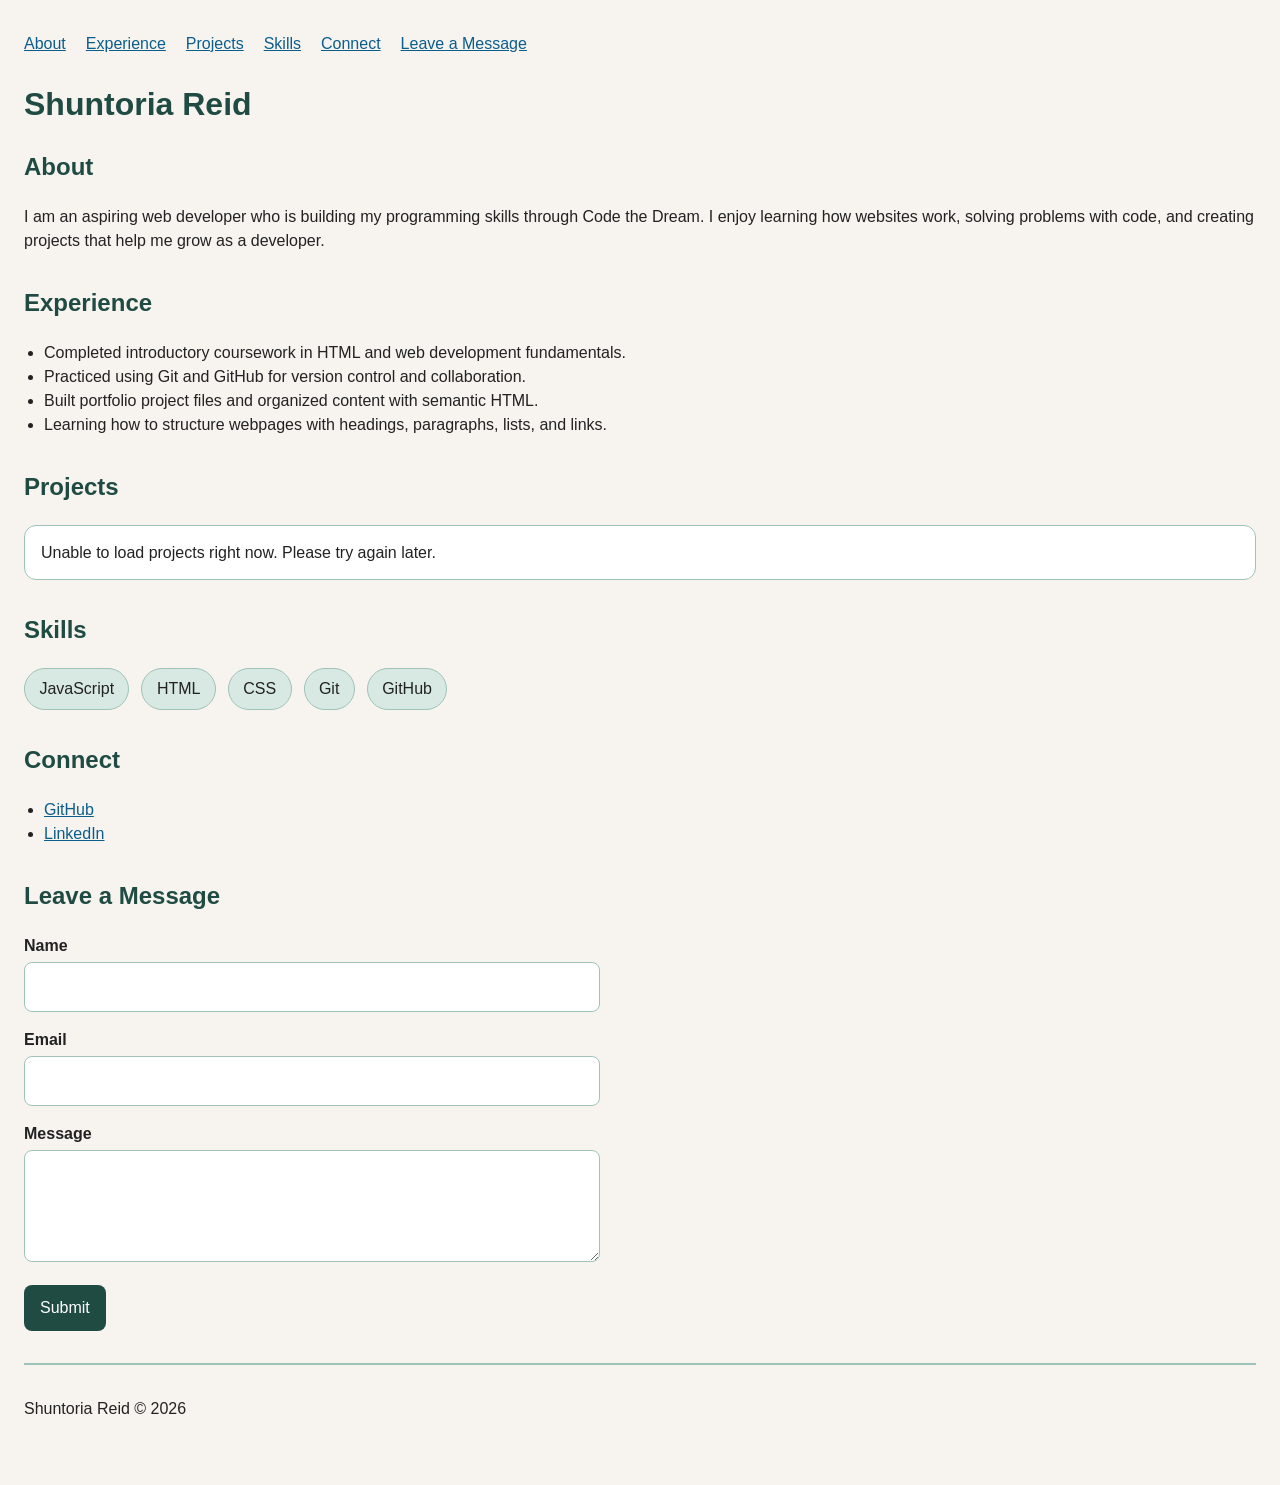
<file: index.html>
<!DOCTYPE html>
<html lang="en">
<head>
  <meta charset="UTF-8">
  <meta name="viewport" content="width=device-width, initial-scale=1.0">
  <meta name="description" content="Shuntoria Reid's portfolio page for Code the Dream.">
  <meta name="keywords" content="Shuntoria Reid, portfolio, Code the Dream, web development">
  <title>Shuntoria Reid's Portfolio</title>
  <link rel="stylesheet" href="css/index.css">
</head>
<body>
  <nav>
    <ul>
      <li><a href="#About">About</a></li>
      <li><a href="#Experience">Experience</a></li>
      <li><a href="#projects">Projects</a></li>
      <li><a href="#skills">Skills</a></li>
      <li><a href="#Connect">Connect</a></li>
      <li><a href="#leave-message">Leave a Message</a></li>
    </ul>
  </nav>

  <h1>Shuntoria Reid</h1>

  <section id="About">
    <h2>About</h2>
    <p>
      I am an aspiring web developer who is building my programming skills through
      Code the Dream. I enjoy learning how websites work, solving problems with
      code, and creating projects that help me grow as a developer.
    </p>
  </section>

  <section id="Experience">
    <h2>Experience</h2>
    <ul>
      <li>Completed introductory coursework in HTML and web development fundamentals.</li>
      <li>Practiced using Git and GitHub for version control and collaboration.</li>
      <li>Built portfolio project files and organized content with semantic HTML.</li>
      <li>Learning how to structure webpages with headings, paragraphs, lists, and links.</li>
    </ul>
  </section>

  <section id="projects">
    <h2>Projects</h2>
    <ul></ul>
  </section>

  <section id="skills">
    <h2>Skills</h2>
    <ul></ul>
  </section>

  <section id="Connect">
    <h2>Connect</h2>
    <ul>
      <li><a href="https://github.com/shanny2022" target="_blank" rel="noopener noreferrer">GitHub</a></li>
      <li><a href="https://www.linkedin.com/in/shuntoria-reid/" target="_blank" rel="noopener noreferrer">LinkedIn</a></li>
    </ul>
  </section>

  <section id="leave-message">
    <h2>Leave a Message</h2>
    <form name="leave_message">
      <label for="usersName">Name</label>
      <br>
      <input id="usersName" type="text" name="usersName" required>
      <br>
      <label for="usersEmail">Email</label>
      <br>
      <input id="usersEmail" type="email" name="usersEmail" required>
      <br>
      <label for="usersMessage">Message</label>
      <br>
      <textarea id="usersMessage" name="usersMessage" required></textarea>
      <br>
      <button type="submit">Submit</button>
    </form>
  </section>

  <section id="messages">
    <h2>Messages</h2>
    <ul></ul>
  </section>

  <script src="js/index.js"></script>
</body>
</html>
</file>
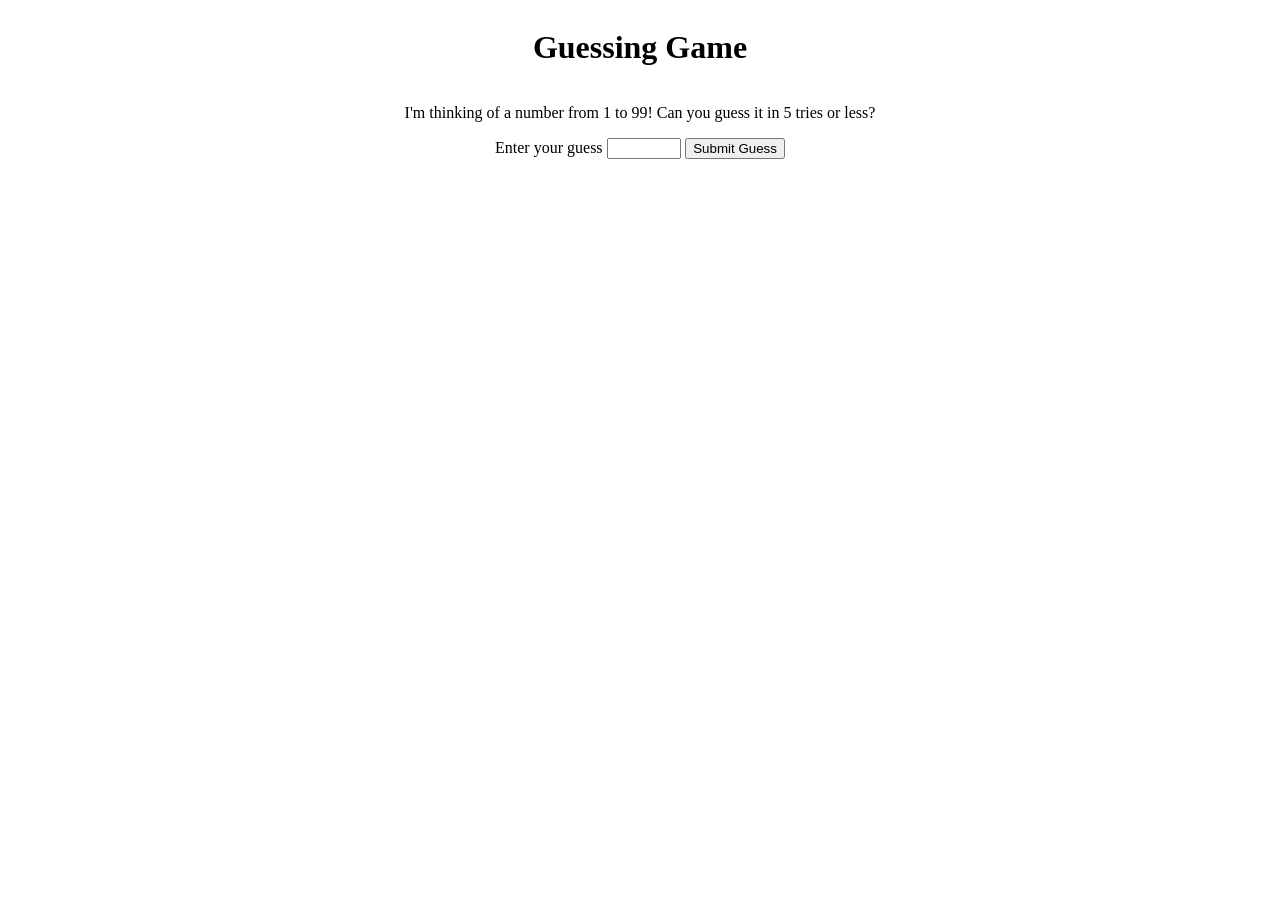
<file: intro-to-programming-debugging/index.html>
<!DOCTYPE html>
<html lang="en">
  <head>
    <meta charset="UTF-8" />
    <meta http-equiv="X-UA-Compatible" content="IE=edge" />
    <meta name="viewport" content="width=device-width, initial-scale=1.0" />
    <link href="index.css" rel="stylesheet" />
    <title>Number Guesser</title>
  </head>
  <body>
    <main>
      <!-- Basic game instructions are always visible. -->
      <h1>Guessing Game</h1>
      <p>
        I'm thinking of a number from 1 to 99! Can you guess it in 5 tries or
        less?
      </p>
      <!-- The form lets the player submit a guess by button click or Enter key. -->
      <form id="guess-form">
        <label for="guess">Enter your guess</label>
        <input type="number" id="guess" min="1" max="99" />
        <button id="submit" type="submit">Submit Guess</button>
      </form>
      <!-- Feedback messages stay hidden until the player interacts with the game. -->
      <div>
        <p class="message" id="number-of-guesses"></p>
        <p class="message" id="too-high">You guessed too high. Try again.</p>
        <p class="message" id="too-low">You guessed too low. Try again.</p>
        <p class="message" id="max-guesses">
          You reached the max number of guesses
        </p>
        <p class="message" id="correct">
          Congratulations, You guessed correctly! <br />
          Would you like to play again?
        </p>
      </div>
      <!-- Reset starts a brand-new game after a win or after using all guesses. -->
      <button id="reset">Reset</button>
    </main>
    <script src="index.js"></script>
  </body>
</html>
</file>
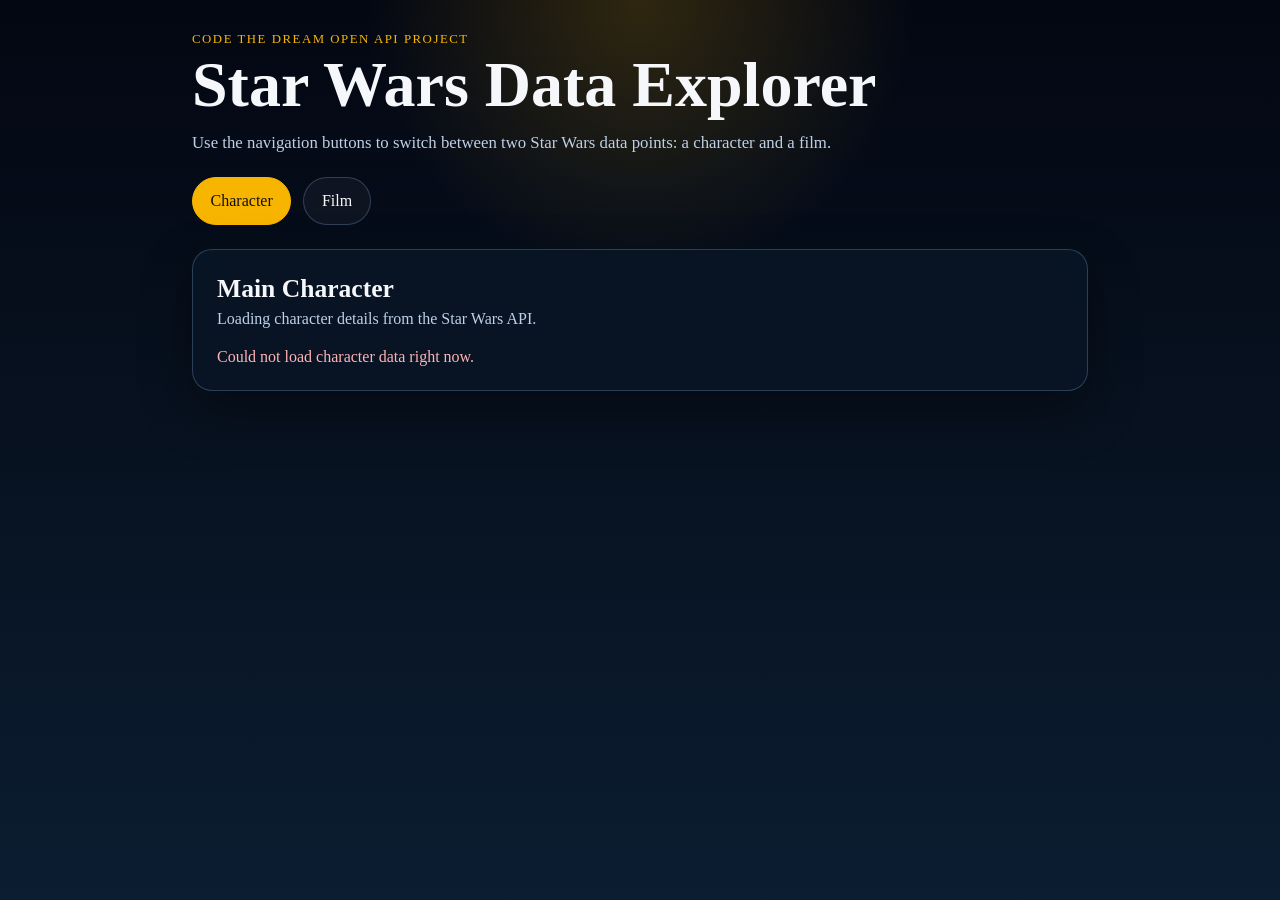
<file: shuntoria-open-api/index.html>
<!DOCTYPE html>
<html lang="en">
  <head>
    <meta charset="UTF-8" />
    <meta name="viewport" content="width=device-width, initial-scale=1.0" />
    <meta
      name="description"
      content="Star Wars Open API project showing character and film data."
    />
    <title>Star Wars Open API Project</title>
    <link rel="stylesheet" href="css/index.css" />
  </head>
  <body>
    <header class="hero">
      <p class="eyebrow">Code the Dream Open API Project</p>
      <h1>Star Wars Data Explorer</h1>
      <p class="intro">
        Use the navigation buttons to switch between two Star Wars data points:
        a character and a film.
      </p>
      <nav class="view-switcher" aria-label="Star Wars data views">
        <button type="button" class="nav-button active" data-view="character">
          Character
        </button>
        <button type="button" class="nav-button" data-view="film">
          Film
        </button>
      </nav>
    </header>

    <main>
      <section class="panel">
        <h2 id="section-title">Main Character</h2>
        <p id="section-description">
          Loading character details from the Star Wars API.
        </p>
        <div id="result" aria-live="polite"></div>
      </section>
    </main>

    <script src="js/index.js"></script>
  </body>
</html>
</file>
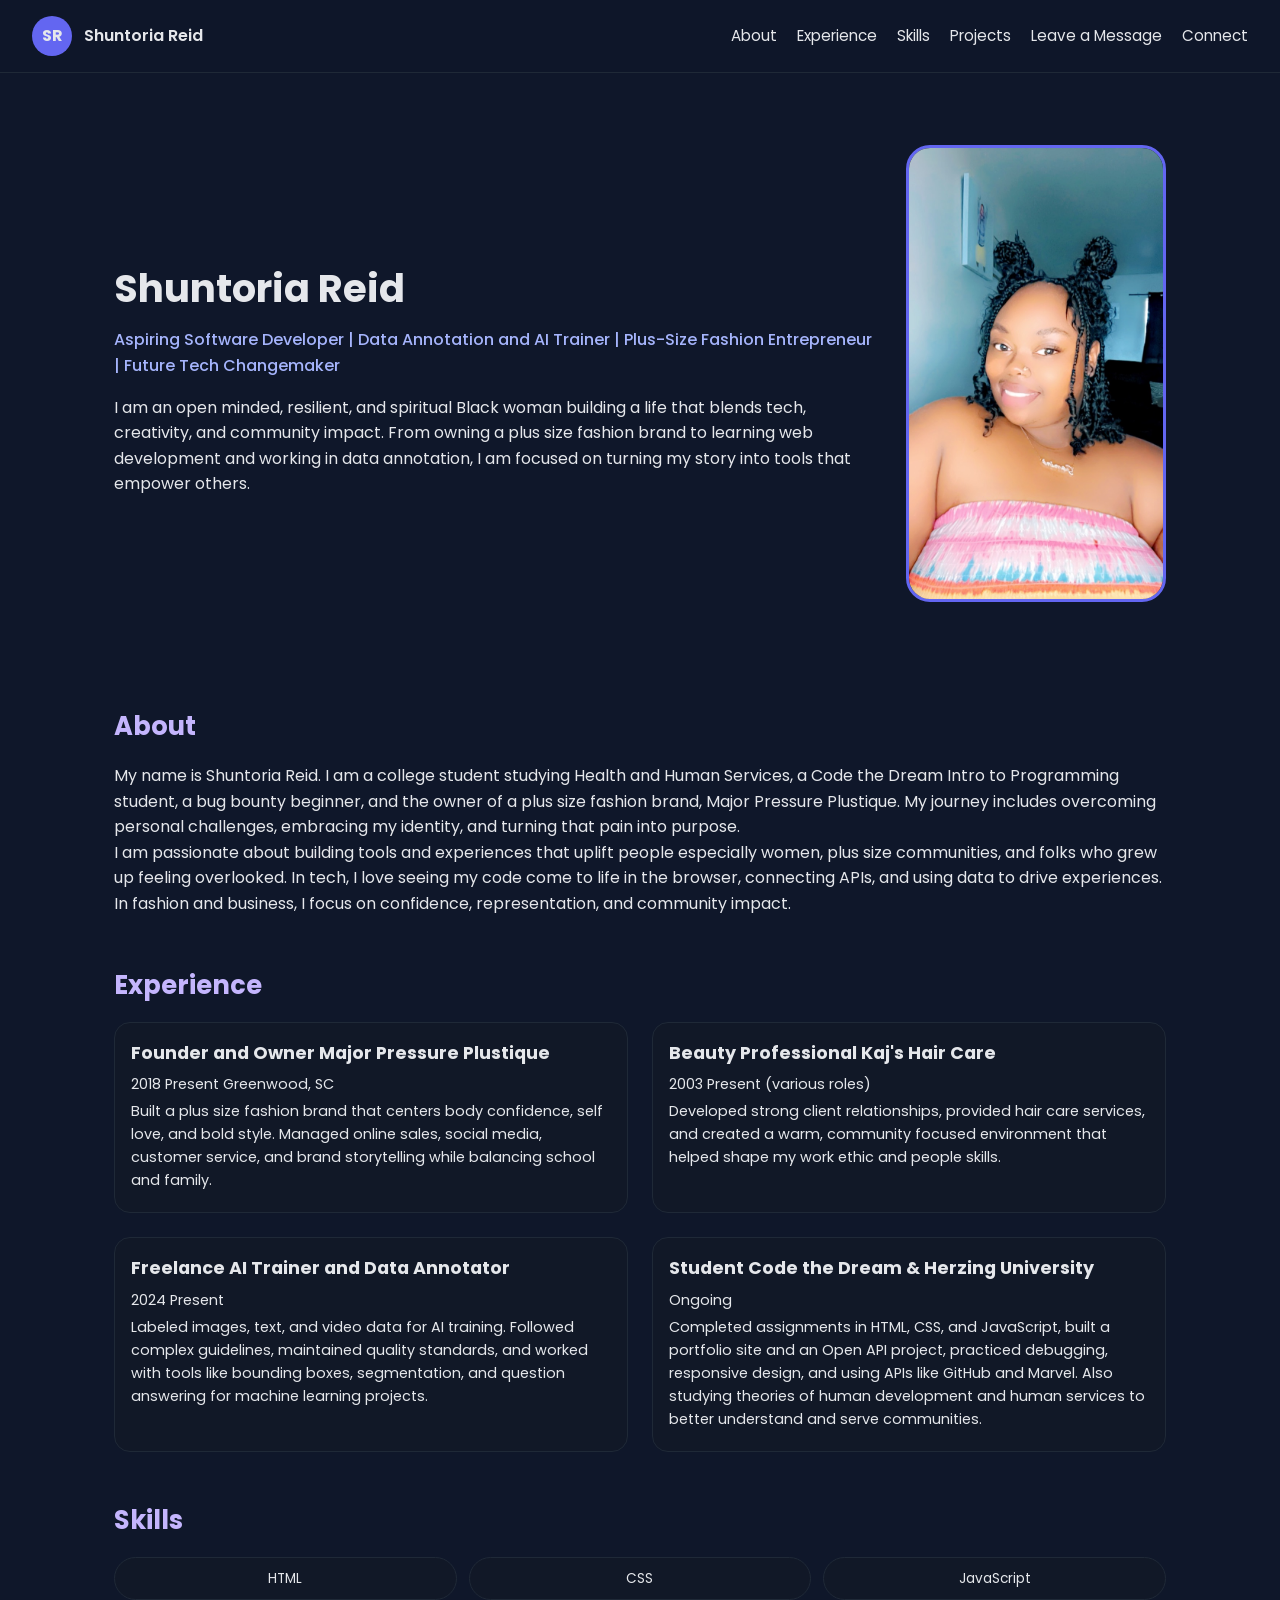
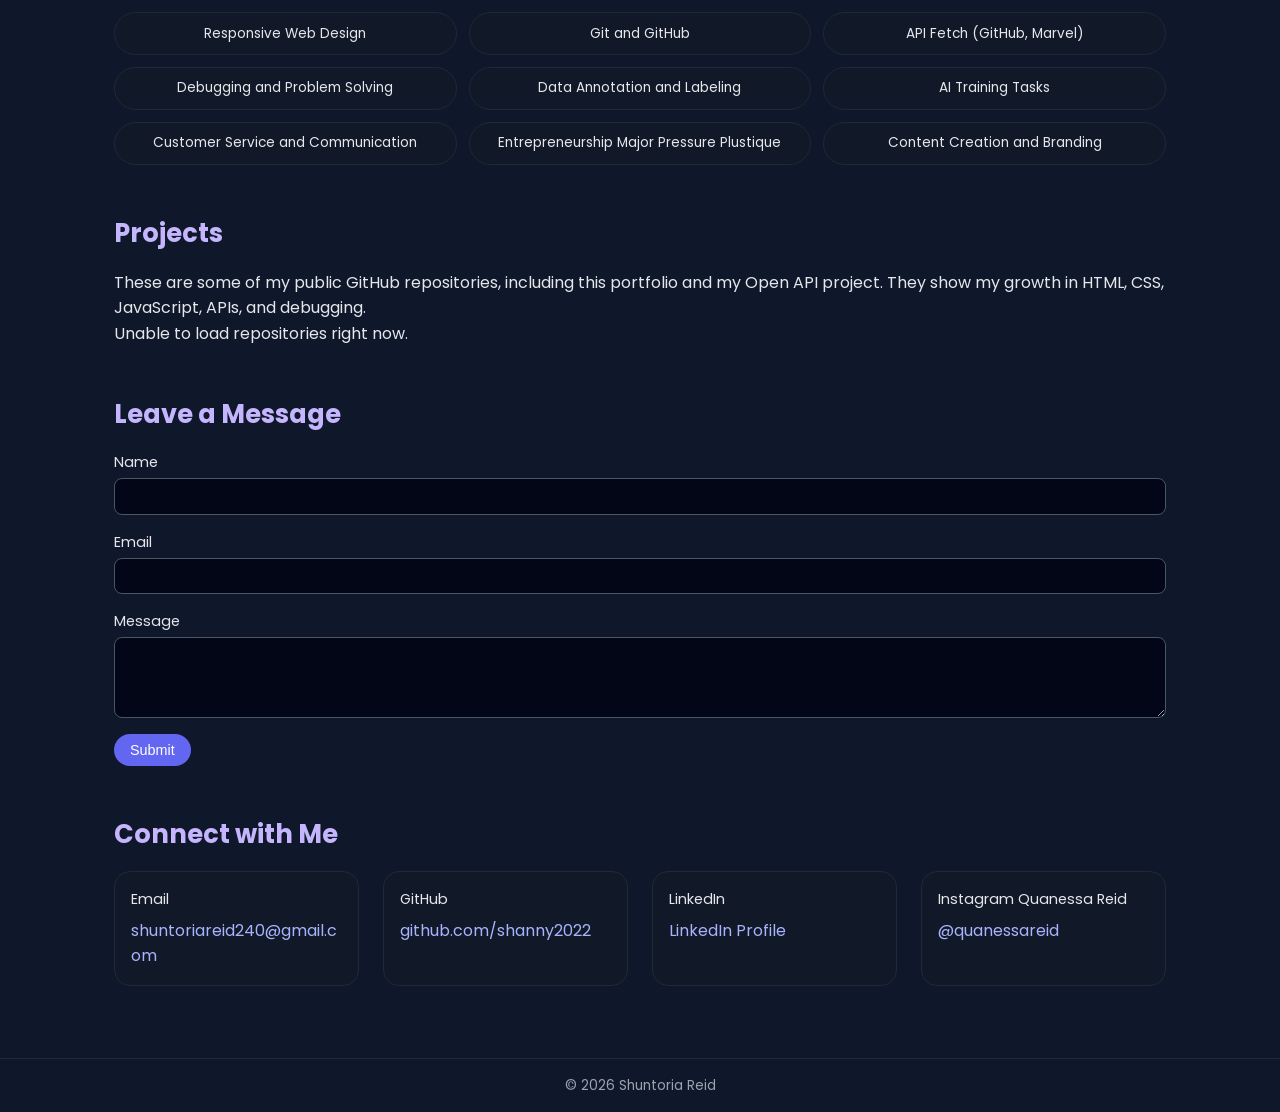
<file: shuntoria-reid-portlio/index.html>
<!DOCTYPE html>
<html lang="en">
<head>
  <meta charset="UTF-8" />
  <meta name="viewport" content="width=device-width, initial-scale=1.0" />
  <title>Shuntoria Reid | Portfolio</title>
  <!-- Optional Google Font -->
  <link rel="preconnect" href="https://fonts.googleapis.com">
  <link rel="preconnect" href="https://fonts.gstatic.com" crossorigin>
  <link href="https://fonts.googleapis.com/css2?family=Poppins:wght@300;400;600;700&display=swap" rel="stylesheet">
  <link rel="stylesheet" href="css/index.css" />
</head>
<body>
  <header>
    <div class="logo-area">
      <span class="logo-initials">SR</span>
      <span class="logo-text">Shuntoria Reid</span>
    </div>
    <nav>
      <a href="#about">About</a>
      <a href="#experience">Experience</a>
      <a href="#skills">Skills</a>
      <a href="#projects">Projects</a>
      <a href="#messages-section">Leave a Message</a>
      <a href="#contact">Connect</a>
    </nav>
  </header>

  <main>
    <!-- Hero / Intro -->
    <section id="hero">
      <div class="hero-text">
        <h1>Shuntoria Reid</h1>
        <p class="tagline">
          Aspiring Software Developer | Data Annotation and AI Trainer | Plus-Size Fashion Entrepreneur | Future Tech Changemaker
        </p>
        <p>
          I am an open minded, resilient, and spiritual Black woman building a life that blends tech, creativity,
          and community impact. From owning a plus size fashion brand to learning web development and working in
          data annotation, I am focused on turning my story into tools that empower others.
        </p>
      </div>
      <div class="hero-photo">
        <!-- Update src to your own image file in the images folder -->
        <img src="images/image1.jpeg" alt="Photo of Shuntoria Reid" />
      </div>
    </section>

    <!-- About Section -->
    <section id="about">
      <h2>About</h2>
      <p>
        My name is Shuntoria Reid. I am a college student studying Health and Human Services, a Code the Dream
        Intro to Programming student, a bug bounty beginner, and the owner of a plus size fashion brand,
        Major Pressure Plustique. My journey includes overcoming personal challenges, embracing my identity,
        and turning that pain into purpose.
      </p>
      <p>
        I am passionate about building tools and experiences that uplift people  especially women, plus size
        communities, and folks who grew up feeling overlooked. In tech, I love seeing my code come to life
        in the browser, connecting APIs, and using data to drive experiences. In fashion and business, I focus
        on confidence, representation, and community impact.
      </p>
    </section>

    <!-- Experience Section -->
    <section id="experience">
      <h2>Experience</h2>
      <div class="experience-grid">
        <article class="experience-item">
          <h3>Founder and Owner  Major Pressure Plustique</h3>
          <p>2018  Present  Greenwood, SC</p>
          <p>
            Built a plus size fashion brand that centers body confidence, self love, and bold style. Managed
            online sales, social media, customer service, and brand storytelling while balancing school and family.
          </p>
        </article>

        <article class="experience-item">
          <h3>Beauty Professional  Kaj's Hair Care</h3>
          <p>2003  Present (various roles)</p>
          <p>
            Developed strong client relationships, provided hair care services, and created a warm, community focused
            environment that helped shape my work ethic and people skills.
          </p>
        </article>

        <article class="experience-item">
          <h3>Freelance AI Trainer and Data Annotator</h3>
          <p>2024  Present</p>
          <p>
            Labeled images, text, and video data for AI training. Followed complex guidelines, maintained quality
            standards, and worked with tools like bounding boxes, segmentation, and question answering for machine
            learning projects.
          </p>
        </article>

        <article class="experience-item">
          <h3>Student  Code the Dream & Herzing University</h3>
          <p>Ongoing</p>
          <p>
            Completed assignments in HTML, CSS, and JavaScript, built a portfolio site and an Open API project,
            practiced debugging, responsive design, and using APIs like GitHub and Marvel. Also studying theories
            of human development and human services to better understand and serve communities.
          </p>
        </article>
      </div>
    </section>

    <!-- Skills Section (filled via JS) -->
    <section id="skills">
      <h2>Skills</h2>
      <ul id="skills-list" class="skills-grid">
        <!-- JavaScript will insert skills here -->
      </ul>
    </section>

    <!-- Projects Section (GitHub repos via API) -->
    <section id="projects">
      <h2>Projects</h2>
      <p>
        These are some of my public GitHub repositories, including this portfolio and my Open API project.
        They show my growth in HTML, CSS, JavaScript, APIs, and debugging.
      </p>
      <ul id="project-list" class="projects-grid">
        <!-- JavaScript will insert projects here using the GitHub API -->
      </ul>
    </section>

    <!-- Leave a Message Section -->
    <section id="messages-section">
      <h2>Leave a Message</h2>
      <form id="leave-message">
        <div class="form-row">
          <label for="name">Name</label>
          <input id="name" name="name" type="text" required />
        </div>

        <div class="form-row">
          <label for="email">Email</label>
          <input id="email" name="email" type="email" required />
        </div>

        <div class="form-row">
          <label for="message">Message</label>
          <textarea id="message" name="message" rows="4" required></textarea>
        </div>

        <button type="submit" class="btn-primary">Submit</button>
      </form>

      <section id="messages">
        <h2>Messages</h2>
        <ul id="message-list">
          <!-- JavaScript will add messages here -->
        </ul>
      </section>
    </section>

    <!-- Connect / Contact Section -->
    <section id="contact">
      <h2>Connect with Me</h2>
      <div class="connect-grid">
        <div>
          <p>Email</p>
          <!-- Replace with your real email if you want -->
          <a href="mailto:shuntoriareid240@gmail.com">shuntoriareid240@gmail.com</a>
        </div>
        <div>
          <p>GitHub</p>
          <a href="https://github.com/shanny2022" target="_blank" rel="noopener noreferrer">
            github.com/shanny2022
          </a>
        </div>
        <div>
          <p>LinkedIn</p>
          <!-- Replace with your real LinkedIn link -->
          <a href="https://www.linkedin.com/in/shuntoria-reid/" target="_blank" rel="noopener noreferrer">
            LinkedIn Profile
          </a>
        </div>
        <div>
          <p>Instagram  Quanessa Reid</p>
          <!-- Replace with your real Instagram handle -->
          <a href="https://www.instagram.com/quanessareid" target="_blank" rel="noopener noreferrer">
            @quanessareid
          </a>
        </div>
      </div>
    </section>
  </main>

  <footer>
    <p id="footer-text"></p>
  </footer>

  <script src="js/index.js"></script>
</body>
</html>
</file>
<file: css/index.css>
body {
  margin: 0;
  padding: 2rem 1.5rem 3rem;
  font-family: Arial, sans-serif;
  line-height: 1.5;
  background-color: #f7f4ef;
  color: #222222;
}

h1,
h2 {
  color: #1f4b43;
}

section {
  margin-bottom: 2rem;
}

nav ul,
section ul {
  padding-left: 1.25rem;
}

nav {
  margin-bottom: 1.5rem;
}

nav ul {
  display: flex;
  flex-wrap: wrap;
  gap: 0.75rem 1.25rem;
  margin: 0;
  list-style: none;
  padding-left: 0;
}

a {
  color: #0b5d8c;
}

#skills ul {
  display: flex;
  flex-wrap: wrap;
  gap: 0.75rem;
  padding: 0;
  list-style: none;
}

#projects ul {
  display: grid;
  grid-template-columns: repeat(auto-fit, minmax(12rem, 1fr));
  gap: 0.85rem;
  list-style: none;
  padding-left: 0;
}

#projects li {
  padding: 0.9rem 1rem;
  border: 1px solid #9fc3b8;
  border-radius: 0.75rem;
  background-color: #ffffff;
}

#projects a {
  display: inline-block;
  font-weight: 600;
  text-decoration: none;
}

#projects a:hover,
#projects a:focus {
  text-decoration: underline;
}

#skills li {
  padding: 0.5rem 0.9rem;
  border-radius: 999px;
  background-color: #d8e9e4;
  border: 1px solid #9fc3b8;
}

#leave-message form {
  max-width: 36rem;
}

#leave-message label {
  display: inline-block;
  margin-bottom: 0.25rem;
  font-weight: 600;
}

#leave-message input,
#leave-message textarea,
#leave-message button,
#messages button {
  font: inherit;
}

#leave-message input,
#leave-message textarea {
  width: 100%;
  margin-bottom: 1rem;
  padding: 0.75rem;
  box-sizing: border-box;
  border: 1px solid #9fc3b8;
  border-radius: 0.5rem;
  background-color: #ffffff;
}

#leave-message textarea {
  min-height: 7rem;
  resize: vertical;
}

#leave-message button,
#messages button {
  padding: 0.7rem 1rem;
  border: 0;
  border-radius: 0.5rem;
  background-color: #1f4b43;
  color: #ffffff;
  cursor: pointer;
}

#messages ul {
  list-style: none;
  padding-left: 0;
}

#messages li {
  display: flex;
  flex-wrap: wrap;
  align-items: center;
  gap: 0.75rem;
  padding: 0.85rem 0;
  border-bottom: 1px solid #d8e9e4;
}

#messages span {
  flex: 1 1 16rem;
}

footer {
  margin-top: 2rem;
  padding-top: 1rem;
  border-top: 2px solid #9fc3b8;
}

@media (max-width: 600px) {
  body {
    padding: 1.25rem 1rem 2rem;
  }

  nav ul {
    gap: 0.5rem 0.75rem;
  }

  #skills ul {
    gap: 0.5rem;
  }

  #projects ul {
    grid-template-columns: 1fr;
  }

  #skills li {
    width: 100%;
    box-sizing: border-box;
    text-align: center;
  }

  #leave-message input,
  #leave-message textarea,
  #leave-message button,
  #messages button {
    width: 100%;
    min-height: 2.75rem;
  }

  #messages li {
    align-items: stretch;
  }
}
</file>
<file: intro-to-programming-debugging/index.css>
main {
  display: flex;
  justify-content: center;
  flex-direction: column;
  align-items: center;
  margin: auto;
}

#guess {
  width: 5em;
}

#reset {
  margin: 20px;
}
</file>
<file: shuntoria-open-api/css/index.css>
:root {
  --bg: #07111f;
  --bg-accent: #10233e;
  --panel: rgba(9, 22, 39, 0.82);
  --card: rgba(16, 35, 62, 0.95);
  --text: #f5f7fb;
  --muted: #bfd0e6;
  --line: rgba(137, 175, 222, 0.28);
  --accent: #f7b500;
  --accent-dark: #d99500;
  --shadow: 0 20px 50px rgba(0, 0, 0, 0.35);
}

* {
  box-sizing: border-box;
}

body {
  margin: 0;
  min-height: 100vh;
  font-family: Georgia, "Times New Roman", serif;
  color: var(--text);
  background:
    radial-gradient(circle at top, rgba(247, 181, 0, 0.18), transparent 25%),
    linear-gradient(180deg, #030712 0%, #07111f 45%, #0b1d31 100%);
  padding: 2rem 1rem 3rem;
}

.hero,
main {
  width: min(100%, 56rem);
  margin: 0 auto;
}

.hero {
  margin-bottom: 1.5rem;
}

.eyebrow {
  margin: 0 0 0.5rem;
  color: var(--accent);
  text-transform: uppercase;
  letter-spacing: 0.12em;
  font-size: 0.8rem;
}

h1 {
  margin: 0;
  font-size: clamp(2.2rem, 6vw, 4rem);
  line-height: 0.95;
}

.intro {
  max-width: 42rem;
  color: var(--muted);
  font-size: 1.05rem;
}

.view-switcher {
  display: flex;
  flex-wrap: wrap;
  gap: 0.75rem;
  margin-top: 1.5rem;
}

.nav-button {
  border: 1px solid var(--line);
  background: rgba(255, 255, 255, 0.04);
  color: var(--text);
  padding: 0.9rem 1.1rem;
  border-radius: 999px;
  cursor: pointer;
  font: inherit;
  transition: transform 0.18s ease, background-color 0.18s ease,
    border-color 0.18s ease;
}

.nav-button:hover,
.nav-button:focus-visible {
  transform: translateY(-1px);
  border-color: rgba(247, 181, 0, 0.7);
}

.nav-button.active {
  background: var(--accent);
  color: #101010;
  border-color: var(--accent);
}

.panel {
  background: var(--panel);
  border: 1px solid var(--line);
  border-radius: 1.25rem;
  padding: 1.5rem;
  box-shadow: var(--shadow);
  backdrop-filter: blur(10px);
}

.panel h2 {
  margin-top: 0;
  margin-bottom: 0.35rem;
  font-size: 1.6rem;
}

#section-description {
  margin-top: 0;
  margin-bottom: 1.25rem;
  color: var(--muted);
}

.card {
  background: var(--card);
  border: 1px solid var(--line);
  border-radius: 1rem;
  padding: 1.25rem;
}

.card h3 {
  margin-top: 0;
  margin-bottom: 1rem;
  font-size: 1.6rem;
}

.detail {
  margin: 0.55rem 0;
  color: var(--muted);
}

.detail strong {
  color: var(--text);
}

.crawl {
  margin-top: 1.25rem;
  padding-top: 1rem;
  border-top: 1px solid var(--line);
  color: var(--muted);
  line-height: 1.7;
}

.status-message {
  margin: 0;
  color: var(--muted);
}

.status-message.error {
  color: #ffb4b4;
}

@media (max-width: 640px) {
  body {
    padding: 1.25rem 0.85rem 2rem;
  }

  .panel {
    padding: 1rem;
  }

  .nav-button {
    width: 100%;
  }
}
</file>
<file: shuntoria-reid-portlio/css/index.css>
/* css/index.css */

/* Base styles */

* {
  box-sizing: border-box;
  margin: 0;
  padding: 0;
}

body {
  font-family: "Poppins", system-ui, -apple-system, BlinkMacSystemFont, "Segoe UI",
    sans-serif;
  background-color: #0f172a;
  color: #e5e7eb;
  line-height: 1.6;
}

/* Layout */

header {
  position: sticky;
  top: 0;
  z-index: 100;
  background-color: rgba(15, 23, 42, 0.95);
  display: flex;
  justify-content: space-between;
  align-items: center;
  padding: 1rem 2rem;
  border-bottom: 1px solid #1f2937;
}

.logo-area {
  display: flex;
  align-items: center;
  gap: 0.75rem;
}

.logo-initials {
  width: 40px;
  height: 40px;
  border-radius: 999px;
  background: #6366f1;
  display: flex;
  align-items: center;
  justify-content: center;
  font-weight: 700;
}

.logo-text {
  font-weight: 600;
}

nav a {
  margin-left: 1rem;
  text-decoration: none;
  color: #e5e7eb;
  font-size: 0.95rem;
}

nav a:hover {
  color: #a5b4fc;
}

main {
  max-width: 1100px;
  margin: 0 auto;
  padding: 1.5rem;
}

/* Hero */

#hero {
  display: flex;
  align-items: center;
  justify-content: space-between;
  gap: 2rem;
  padding: 3rem 0;
}

.hero-text h1 {
  font-size: 2.4rem;
  margin-bottom: 0.5rem;
}

.tagline {
  font-weight: 500;
  color: #a5b4fc;
  margin-bottom: 1rem;
}

.hero-photo img {
  max-width: 260px;
  border-radius: 1.5rem;
  object-fit: cover;
  border: 3px solid #6366f1;
}

/* Sections */

section {
  margin-bottom: 3rem;
}

section h2 {
  font-size: 1.6rem;
  margin-bottom: 1rem;
  color: #c4b5fd;
}

/* Experience */

.experience-grid {
  display: grid;
  grid-template-columns: repeat(2, minmax(0, 1fr));
  gap: 1.5rem;
}

.experience-item {
  background-color: #111827;
  border-radius: 1rem;
  padding: 1rem;
  border: 1px solid #1f2937;
}

.experience-item h3 {
  font-size: 1.1rem;
  margin-bottom: 0.4rem;
}

.experience-item p {
  font-size: 0.9rem;
  margin-bottom: 0.25rem;
}

/* Skills */

.skills-grid {
  list-style: none;
  display: grid;
  grid-template-columns: repeat(3, minmax(0, 1fr));
  gap: 0.75rem;
}

.skills-grid li {
  background-color: #111827;
  padding: 0.6rem 0.8rem;
  border-radius: 999px;
  font-size: 0.85rem;
  text-align: center;
  border: 1px solid #1f2937;
}

/* Projects */

.projects-grid {
  list-style: none;
  display: grid;
  grid-template-columns: repeat(2, minmax(0, 1fr));
  gap: 1.5rem;
}

.project-item {
  background-color: #111827;
  border-radius: 1rem;
  padding: 1rem;
  border: 1px solid #1f2937;
}

.project-item a {
  color: #a5b4fc;
  font-weight: 600;
  text-decoration: none;
}

.project-item a:hover {
  text-decoration: underline;
}

.project-item p {
  margin-top: 0.4rem;
  font-size: 0.9rem;
}

.project-meta {
  color: #9ca3af;
  font-size: 0.8rem;
}

/* Forms and Messages */

.form-row {
  display: flex;
  flex-direction: column;
  margin-bottom: 1rem;
}

label {
  font-size: 0.9rem;
  margin-bottom: 0.25rem;
}

input,
textarea {
  border-radius: 0.5rem;
  border: 1px solid #4b5563;
  padding: 0.6rem;
  background-color: #020617;
  color: #e5e7eb;
}

input:focus,
textarea:focus {
  outline: none;
  border-color: #6366f1;
}

.btn-primary,
.btn-secondary,
.btn-danger {
  border-radius: 999px;
  padding: 0.5rem 1rem;
  border: none;
  cursor: pointer;
  font-size: 0.9rem;
}

.btn-primary {
  background-color: #6366f1;
  color: white;
}

.btn-secondary {
  background-color: #1f2937;
  color: #e5e7eb;
}

.btn-danger {
  background-color: #dc2626;
  color: white;
}

#messages {
  margin-top: 2rem;
}

#message-list {
  list-style: none;
  margin-top: 1rem;
}

.message-item {
  background-color: #111827;
  border-radius: 1rem;
  padding: 0.8rem 1rem;
  border: 1px solid #1f2937;
  margin-bottom: 0.75rem;
}

.message-item h3 a {
  color: #a5b4fc;
  text-decoration: none;
}

.message-item h3 a:hover {
  text-decoration: underline;
}

.message-buttons {
  display: flex;
  gap: 0.5rem;
  margin-top: 0.5rem;
}

/* Connect section */

.connect-grid {
  display: flex;
  flex-wrap: wrap;
  gap: 1.5rem;
}

.connect-grid div {
  background-color: #111827;
  padding: 1rem;
  border-radius: 1rem;
  border: 1px solid #1f2937;
  flex: 1 1 200px;
}

.connect-grid p {
  font-size: 0.9rem;
  margin-bottom: 0.4rem;
}

.connect-grid a {
  color: #a5b4fc;
  text-decoration: none;
  word-break: break-all;
}

/* Footer */

footer {
  border-top: 1px solid #1f2937;
  padding: 1rem 2rem;
  text-align: center;
  font-size: 0.85rem;
  color: #9ca3af;
}

/* Media Queries */

/* Medium screens and below */
@media screen and (max-width: 900px) {
  #hero {
    flex-direction: column;
    align-items: flex-start;
  }

  .experience-grid {
    grid-template-columns: 1fr;
  }

  .projects-grid {
    grid-template-columns: 1fr;
  }

  nav a {
    font-size: 0.85rem;
    margin-left: 0.75rem;
  }
}

/* Small screens like mobile */
@media screen and (max-width: 600px) {
  header {
    flex-direction: column;
    align-items: flex-start;
  }

  nav {
    margin-top: 0.5rem;
    display: flex;
    flex-wrap: wrap;
  }

  nav a {
    margin: 0.25rem 0.5rem 0 0;
  }

  main {
    padding: 1rem;
  }

  .skills-grid {
    grid-template-columns: repeat(2, minmax(0, 1fr));
  }

  .hero-text h1 {
    font-size: 2rem;
  }

  .tagline {
    font-size: 0.95rem;
  }

  input,
  textarea,
  .btn-primary,
  .btn-secondary,
  .btn-danger {
    font-size: 1rem;
  }
}
</file>
